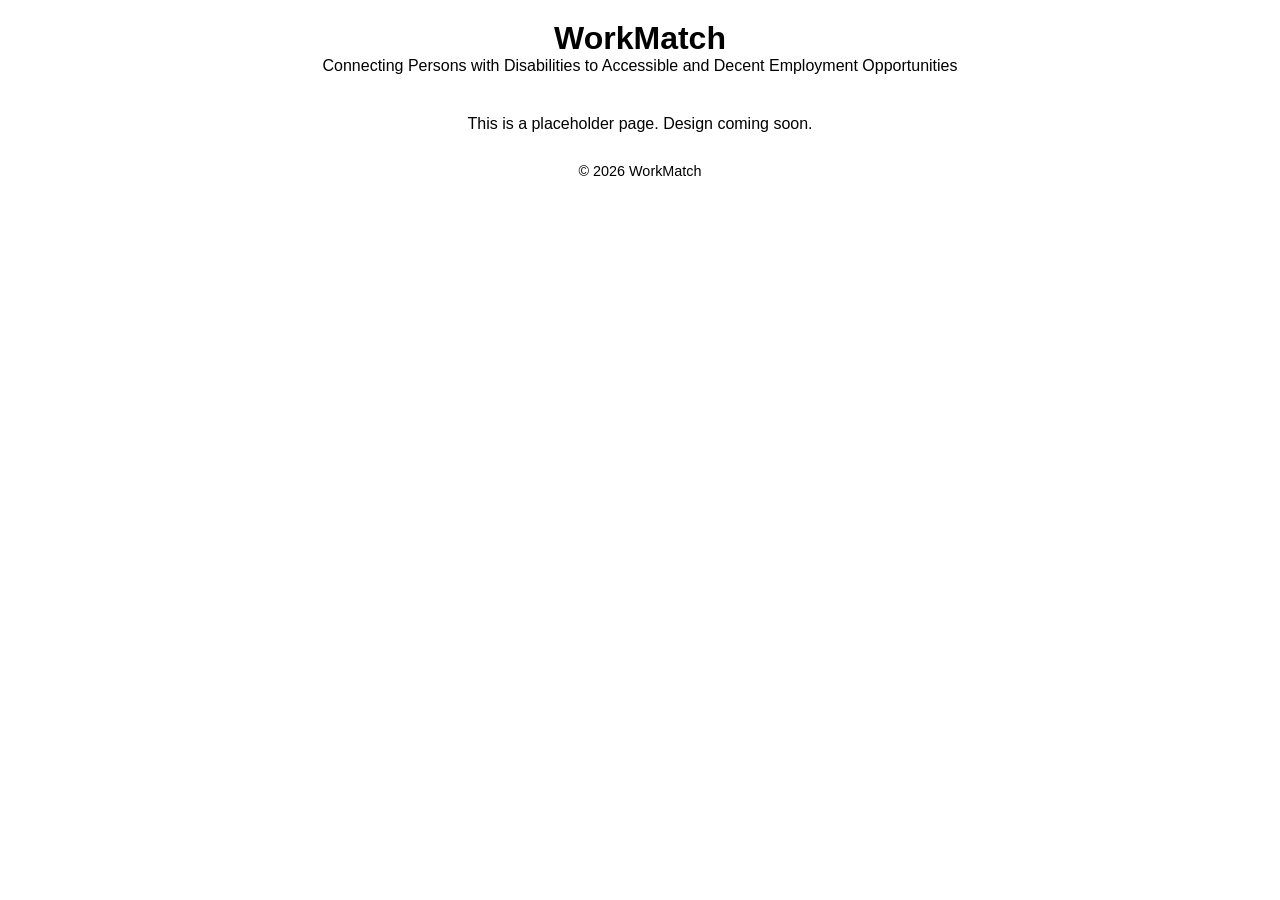
<file: workmatch/src/main/resources/static/index.html>
<!DOCTYPE html>
<html lang="en">
<head>
    <meta charset="UTF-8">
    <meta name="viewport" content="width=device-width, initial-scale=1.0">
    <title>WorkMatch</title>
    <link rel="stylesheet" href="css/style.css">
</head>
<body>

    <header>
        <h1>WorkMatch</h1>
        <p>Connecting Persons with Disabilities to Accessible and Decent Employment Opportunities</p>
    </header>

    <main>
        <p>This is a placeholder page. Design coming soon.</p>
    </main>

    <footer>
        <p>&copy; 2026 WorkMatch</p>
    </footer>

</body>
</html>
</file>
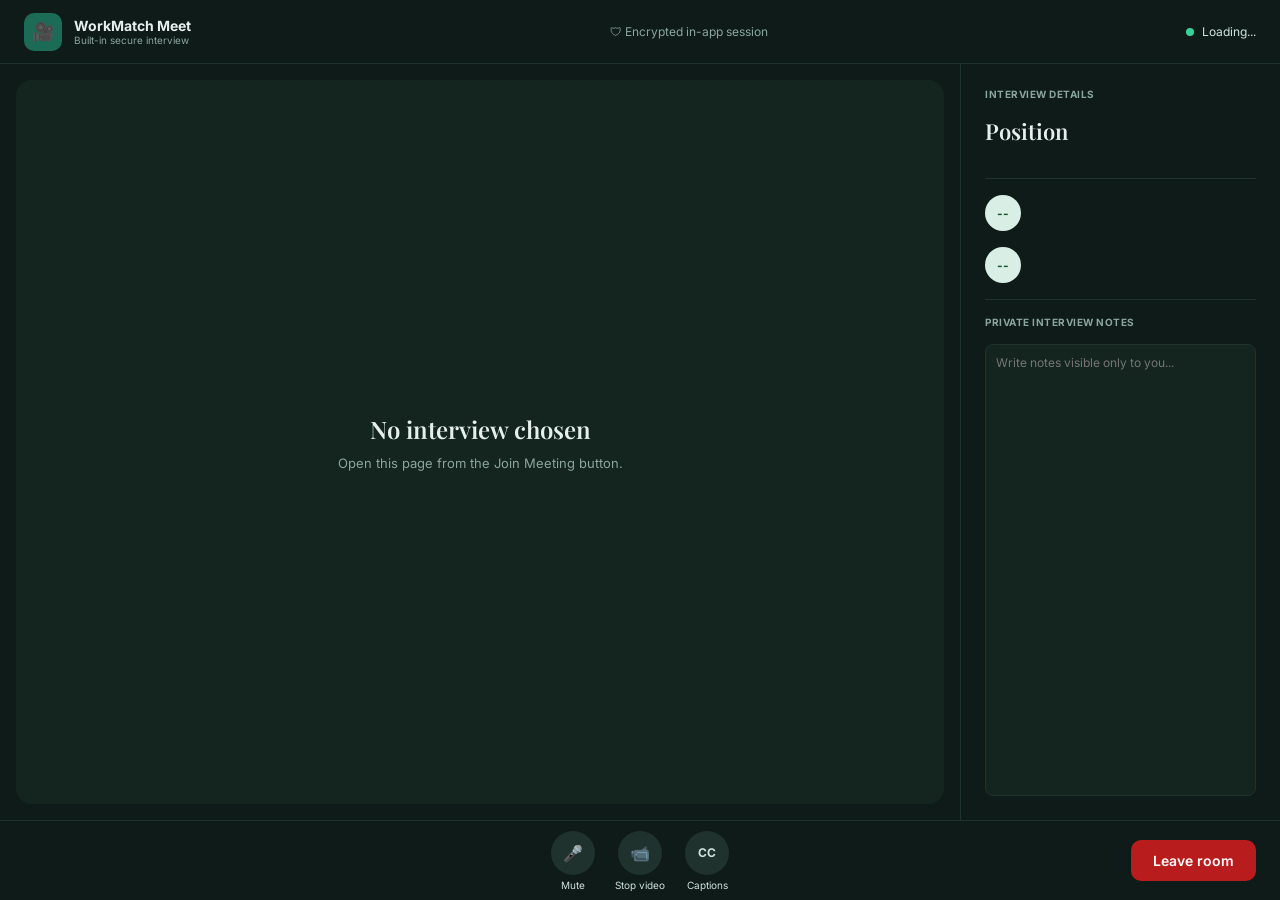
<file: workmatch/src/main/resources/meeting.html>
<!DOCTYPE html>
<html lang="en">
<head>
    <meta charset="UTF-8">
    <meta name="viewport" content="width=device-width, initial-scale=1.0">
    <title>WorkMatch Meet</title>
    <link href="https://fonts.googleapis.com/css2?family=Playfair+Display:wght@600&family=Inter:wght@400;500;600;700&display=swap" rel="stylesheet">
    <style>
        * { box-sizing: border-box; margin: 0; padding: 0; font-family: 'Inter', sans-serif; }
        html, body { width: 100%; height: 100%; background: #0f1b18; color: #e5efec; overflow: hidden; }
        .page { display: flex; flex-direction: column; height: 100vh; }

        .topbar { height: 64px; min-height: 64px; display: flex; justify-content: space-between; align-items: center; padding: 0 24px; border-bottom: 1px solid #1f322d; }
        .brand { display: flex; align-items: center; gap: 12px; }
        .brand-icon { width: 38px; height: 38px; background: #1b6b57; border-radius: 10px; display: flex; justify-content: center; align-items: center; font-size: 18px; }
        .brand h1 { font-size: 14px; font-weight: 700; }
        .brand p { font-size: 10px; color: #8aa59d; }
        .secure { font-size: 12px; color: #8aa59d; }
        .live { font-size: 12px; color: #cfe3dc; display: flex; align-items: center; gap: 8px; }
        .live-dot { width: 8px; height: 8px; border-radius: 50%; background: #34d399; }

        .main { flex: 1; display: flex; min-height: 0; }
        .video-area { flex: 1; position: relative; padding: 16px; min-width: 0; }
        #meet { width: 100%; height: 100%; border-radius: 16px; overflow: hidden; background: #14251f; }
        .locked-box { position: absolute; top: 16px; left: 16px; right: 16px; bottom: 16px; border-radius: 16px; background: #14251f; display: flex; flex-direction: column; justify-content: center; align-items: center; text-align: center; gap: 10px; padding: 24px; z-index: 5; }
        .locked-box h2 { font-family: 'Playfair Display', serif; font-size: 24px; font-weight: 600; }
        .locked-box p { font-size: 13px; color: #8aa59d; max-width: 420px; }

        .side { width: 320px; min-width: 320px; border-left: 1px solid #1f322d; padding: 24px; display: flex; flex-direction: column; gap: 16px; overflow-y: auto; }
        .side-label { font-size: 10px; font-weight: 700; letter-spacing: 0.5px; text-transform: uppercase; color: #8aa59d; }
        .side h2 { font-family: 'Playfair Display', serif; font-size: 22px; font-weight: 600; }
        .divider { border-top: 1px solid #1f322d; }
        .person { display: flex; align-items: center; gap: 12px; }
        .avatar { width: 36px; height: 36px; border-radius: 50%; background: #d9efe6; color: #14532d; display: flex; justify-content: center; align-items: center; font-size: 12px; font-weight: 700; }
        .person-name { font-size: 13px; font-weight: 600; }
        .person-role { font-size: 10px; color: #8aa59d; }
        .time-text { font-size: 12px; color: #8aa59d; }
        .notes { width: 100%; flex: 1; min-height: 110px; background: #14251f; border: 1px solid #1f322d; border-radius: 8px; color: #e5efec; padding: 10px; font-size: 12px; resize: none; outline: none; }

        .controls { height: 80px; min-height: 80px; border-top: 1px solid #1f322d; display: flex; justify-content: center; align-items: center; gap: 20px; position: relative; }
        .ctrl { display: flex; flex-direction: column; align-items: center; gap: 4px; background: none; border: none; color: #cfe3dc; font-size: 10px; cursor: pointer; }
        .ctrl-circle { width: 44px; height: 44px; border-radius: 50%; background: #1f322d; display: flex; justify-content: center; align-items: center; font-size: 16px; }
        .ctrl.off .ctrl-circle { background: #7f1d1d; }
        .btn-leave { position: absolute; right: 24px; background: #b91c1c; color: white; border: none; padding: 12px 22px; border-radius: 10px; font-weight: 600; font-size: 14px; cursor: pointer; }
    </style>
</head>
<body>
    <div class="page">
        <div class="topbar">
            <div class="brand">
                <div class="brand-icon">🎥</div>
                <div>
                    <h1>WorkMatch Meet</h1>
                    <p>Built-in secure interview</p>
                </div>
            </div>
            <div class="secure">🛡 Encrypted in-app session</div>
            <div class="live"><span class="live-dot"></span><span id="liveText">Loading...</span></div>
        </div>

        <div class="main">
            <div class="video-area">
                <div id="meet"></div>
                <div class="locked-box" id="lockedBox">
                    <h2 id="lockedTitle">Loading...</h2>
                    <p id="lockedText"></p>
                </div>
            </div>

            <div class="side">
                <div class="side-label">Interview details</div>
                <h2 id="jobTitle">Position</h2>
                <div class="time-text" id="timeText"></div>
                <div class="divider"></div>
                <div class="person">
                    <div class="avatar" id="avatar1">--</div>
                    <div>
                        <div class="person-name" id="name1"></div>
                        <div class="person-role" id="role1"></div>
                    </div>
                </div>
                <div class="person">
                    <div class="avatar" id="avatar2">--</div>
                    <div>
                        <div class="person-name" id="name2"></div>
                        <div class="person-role" id="role2"></div>
                    </div>
                </div>
                <div class="divider"></div>
                <div class="side-label">Private interview notes</div>
                <textarea class="notes" placeholder="Write notes visible only to you..."></textarea>
            </div>
        </div>

        <div class="controls">
            <button type="button" class="ctrl" id="btnMic" onclick="toggleMic()">
                <span class="ctrl-circle">🎤</span>Mute
            </button>
            <button type="button" class="ctrl" id="btnCam" onclick="toggleCam()">
                <span class="ctrl-circle">📹</span>Stop video
            </button>
            <button type="button" class="ctrl" onclick="toggleCaptions()">
                <span class="ctrl-circle" style="font-size:12px; font-weight:700;">CC</span>Captions
            </button>
            <button type="button" class="btn-leave" onclick="leaveRoom()">Leave room</button>
        </div>
    </div>

    <script>
        let meetingApi = null;
        let backUrl = '/login.html';
        let endsAt = null;
        let timerId = null;
        const applicationId = new URLSearchParams(window.location.search).get('id');

        // Two letters for the round avatar
        function getInitials(name) {
            if (!name) return '--';
            const parts = name.trim().split(/\s+/);
            if (parts.length === 1) return parts[0].substring(0, 2).toUpperCase();
            return (parts[0][0] + parts[parts.length - 1][0]).toUpperCase();
        }

        // Shows a message on top of the video area
        function showLocked(title, text) {
            document.getElementById('lockedBox').style.display = 'flex';
            document.getElementById('lockedTitle').innerText = title;
            document.getElementById('lockedText').innerText = text;
        }

        // Fills the interview details panel from the server answer
        function fillDetails(d) {
            const isApplicant = d.role === 'APPLICANT';
            document.getElementById('jobTitle').innerText = d.jobTitle || '';
            document.getElementById('timeText').innerText =
                d.startsAt.replace('T', ' ').substring(0, 16) + ' to ' + d.endsAt.substring(11, 16);
            document.getElementById('avatar1').innerText = getInitials(d.applicantName);
            document.getElementById('name1').innerText = d.applicantName;
            document.getElementById('role1').innerText = isApplicant ? 'Candidate · You' : 'Candidate';
            document.getElementById('avatar2').innerText = getInitials(d.companyName);
            document.getElementById('name2').innerText = d.companyName;
            document.getElementById('role2').innerText = isApplicant ? 'Interviewer' : 'Interviewer · You';
        }

        // Shows the time left until the interview ends
        function updateTimer() {
            const left = new Date(endsAt) - new Date();
            const live = document.getElementById('liveText');
            if (left <= 0) {
                live.innerText = 'Interview time is over';
                return;
            }
            const totalSeconds = Math.floor(left / 1000);
            const mm = String(Math.floor(totalSeconds / 60)).padStart(2, '0');
            const ss = String(totalSeconds % 60).padStart(2, '0');
            live.innerText = 'Interview live · ' + mm + ':' + ss + ' left';
        }

        // Asks the server if this person may join now
        function loadMeeting() {
            if (!applicationId) {
                showLocked('No interview chosen', 'Open this page from the Join Meeting button.');
                return;
            }
            fetch('/api/meeting/' + applicationId)
                .then(res => {
                    if (res.status === 401) {
                        window.location.href = '/login.html';
                        return null;
                    }
                    if (!res.ok) {
                        return res.text().then(t => {
                            showLocked('Cannot open this meeting', t);
                            return null;
                        });
                    }
                    return res.json();
                })
                .then(d => {
                    if (!d) return;
                    fillDetails(d);
                    backUrl = d.role === 'COMPANY' ? '/company-dashboard.html' : '/dashboard.html';
                    endsAt = d.endsAt;
                    if (!d.open) {
                        document.getElementById('liveText').innerText = 'Room not open yet';
                        showLocked('The room is not open yet',
                            'It opens at ' + d.opensAt.replace('T', ' ').substring(0, 16) + '. This page checks again every 20 seconds.');
                        setTimeout(loadMeeting, 20000);
                        return;
                    }
                    startMeeting(d);
                });
        }

        // Loads Jitsi and opens the room inside the box
        function startMeeting(d) {
            const script = document.createElement('script');
            script.src = 'https://8x8.vc/' + d.appId + '/external_api.js';
            script.onload = function() {
                document.getElementById('lockedBox').style.display = 'none';
                meetingApi = new JitsiMeetExternalAPI('8x8.vc', {
                    roomName: d.appId + '/' + d.roomName,
                    parentNode: document.getElementById('meet'),
                    userInfo: { displayName: d.displayName },
                    // Hide Jitsi's own button bar, we use ours
                    configOverwrite: { toolbarButtons: [] }
                });
                meetingApi.addListener('audioMuteStatusChanged', e => {
                    document.getElementById('btnMic').classList.toggle('off', e.muted);
                });
                meetingApi.addListener('videoMuteStatusChanged', e => {
                    document.getElementById('btnCam').classList.toggle('off', e.muted);
                });
                updateTimer();
                timerId = setInterval(updateTimer, 1000);
            };
            script.onerror = function() {
                showLocked('Could not load the video room', 'Check your internet connection and reload this page.');
            };
            document.body.appendChild(script);
        }

        function toggleMic() { if (meetingApi) meetingApi.executeCommand('toggleAudio'); }
        function toggleCam() { if (meetingApi) meetingApi.executeCommand('toggleVideo'); }
        function toggleCaptions() { if (meetingApi) meetingApi.executeCommand('toggleSubtitles'); }

        function leaveRoom() {
            if (timerId) clearInterval(timerId);
            if (meetingApi) meetingApi.dispose();
            window.location.href = backUrl;
        }

        window.onload = loadMeeting;
    </script>
</body>
</html>
</file>
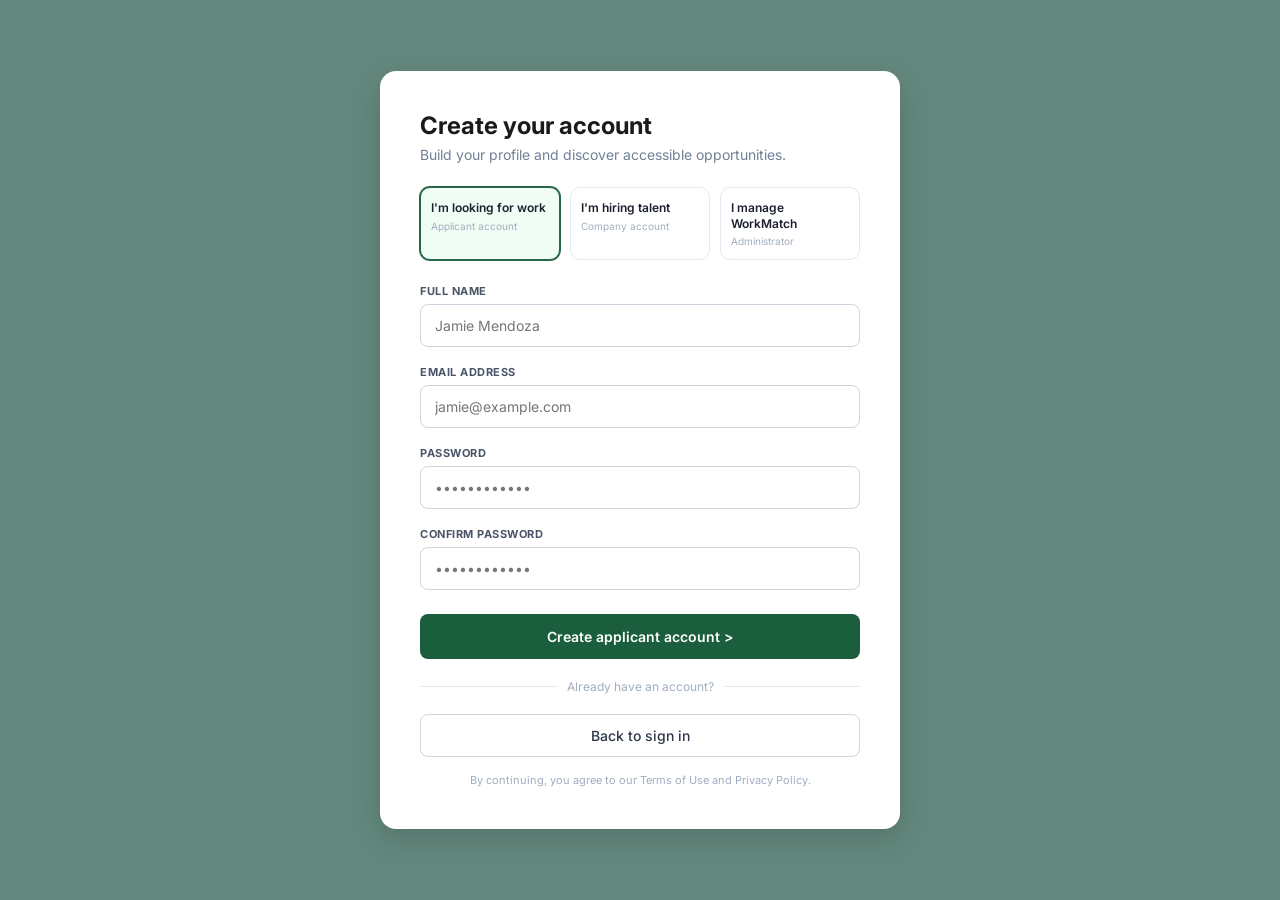
<file: workmatch/src/main/resources/static/register.html>
<!DOCTYPE html>
<html lang="en">
<head>
    <meta charset="UTF-8">
    <meta name="viewport" content="width=device-width, initial-scale=1.0">
    <title>WorkMatch - Create Account</title>
    <link href="https://fonts.googleapis.com/css2?family=Inter:wght@400;500;600;700&display=swap" rel="stylesheet">
    <style>
        * {
            box-sizing: border-box;
            margin: 0;
            padding: 0;
            font-family: 'Inter', sans-serif;
        }

        body {
            background-color: #63887d;
            display: flex;
            justify-content: center;
            align-items: center;
            min-height: 100vh;
            padding: 20px;
        }

        .register-card {
            background-color: #ffffff;
            width: 100%;
            max-width: 520px;
            border-radius: 16px;
            padding: 40px;
            box-shadow: 0 10px 30px rgba(0, 0, 0, 0.15);
        }

        .header h1 {
            font-size: 24px;
            color: #1a1a1a;
            font-weight: 700;
            margin-bottom: 6px;
        }

        .header p {
            font-size: 14px;
            color: #718096;
            margin-bottom: 24px;
        }

        /* Role Selection Cards */
        .role-grid {
            display: grid;
            grid-template-columns: repeat(3, 1fr);
            gap: 10px;
            margin-bottom: 24px;
        }

        .role-box {
            border: 1px solid #e2e8f0;
            border-radius: 10px;
            padding: 12px 10px;
            text-align: left;
            cursor: pointer;
            background: #ffffff;
            transition: all 0.2s ease;
        }

        .role-box.active {
            border-color: #276749;
            background-color: #f0fdf4;
            box-shadow: 0 0 0 1px #276749;
        }

        .role-box h4 {
            font-size: 12px;
            color: #1a202c;
            font-weight: 600;
            margin-bottom: 4px;
            line-height: 1.3;
        }

        .role-box p {
            font-size: 10px;
            color: #a0aec0;
            margin: 0;
        }

        /* Form Inputs */
        .form-group {
            margin-bottom: 18px;
        }

        .form-group label {
            display: block;
            font-size: 11px;
            font-weight: 700;
            color: #4a5568;
            letter-spacing: 0.5px;
            margin-bottom: 6px;
            text-transform: uppercase;
        }

        .form-group input {
            width: 100%;
            padding: 12px 14px;
            border: 1px solid #cbd5e0;
            border-radius: 8px;
            font-size: 14px;
            color: #2d3748;
            outline: none;
            transition: border-color 0.2s;
        }

        .form-group input:focus {
            border-color: #276749;
            box-shadow: 0 0 0 3px rgba(39, 103, 73, 0.1);
        }

        /* Submit Button */
        .btn-submit {
            width: 100%;
            background-color: #1b5e3d;
            color: white;
            border: none;
            border-radius: 8px;
            padding: 14px;
            font-size: 14px;
            font-weight: 600;
            cursor: pointer;
            transition: background-color 0.2s;
            margin-top: 6px;
        }

        .btn-submit:hover {
            background-color: #14472d;
        }

        /* Divider & Footer Link */
        .divider-container {
            display: flex;
            align-items: center;
            text-align: center;
            margin: 20px 0;
            color: #cbd5e0;
            font-size: 12px;
        }

        .divider-container::before,
        .divider-container::after {
            content: '';
            flex: 1;
            border-bottom: 1px solid #e2e8f0;
        }

        .divider-container span {
            padding: 0 10px;
            color: #a0aec0;
            font-size: 12px;
        }

        .btn-secondary {
            display: block;
            width: 100%;
            text-align: center;
            background-color: #ffffff;
            color: #2d3748;
            border: 1px solid #cbd5e0;
            border-radius: 8px;
            padding: 12px;
            font-size: 14px;
            font-weight: 500;
            text-decoration: none;
            transition: background-color 0.2s;
        }

        .btn-secondary:hover {
            background-color: #f7fafc;
        }

        .terms-text {
            text-align: center;
            font-size: 11px;
            color: #a0aec0;
            margin-top: 16px;
            line-height: 1.4;
        }
    </style>
</head>
<body>

    <div class="register-card">
        <div class="header">
            <h1>Create your account</h1>
            <p>Build your profile and discover accessible opportunities.</p>
        </div>

        <!-- Role Selection Tabs -->
        <div class="role-grid">
            <div class="role-box active">
                <h4>I'm looking for work</h4>
                <p>Applicant account</p>
            </div>
            <div class="role-box">
                <h4>I'm hiring talent</h4>
                <p>Company account</p>
            </div>
            <div class="role-box">
                <h4>I manage WorkMatch</h4>
                <p>Administrator</p>
            </div>
        </div>

        <!-- Registration Form -->
        <form action="/register" method="POST">
            <div class="form-group">
                <label>Full Name</label>
                <input type="text" name="fullName" required placeholder="Jamie Mendoza">
            </div>

            <div class="form-group">
                <label>Email Address</label>
                <input type="email" name="email" required placeholder="jamie@example.com">
            </div>

            <div class="form-group">
                <label>Password</label>
                <input type="password" name="password" required placeholder="••••••••••••">
            </div>

            <div class="form-group">
                <label>Confirm Password</label>
                <input type="password" name="confirmPassword" required placeholder="••••••••••••">
            </div>

            <button type="submit" class="btn-submit">Create applicant account &gt;</button>
        </form>

        <div class="divider-container">
            <span>Already have an account?</span>
        </div>

        <a href="/login.html" class="btn-secondary">Back to sign in</a>

        <p class="terms-text">By continuing, you agree to our Terms of Use and Privacy Policy.</p>
    </div>

</body>
</html>
</file>
<file: workmatch/src/main/resources/static/css/style.css>
* {
    margin: 0;
    padding: 0;
    box-sizing: border-box;
}

body {
    font-family: Arial, sans-serif;
}

header {
    padding: 20px;
    text-align: center;
}

main {
    padding: 20px;
    text-align: center;
}

footer {
    padding: 10px;
    text-align: center;
    font-size: 0.9em;
}
</file>
